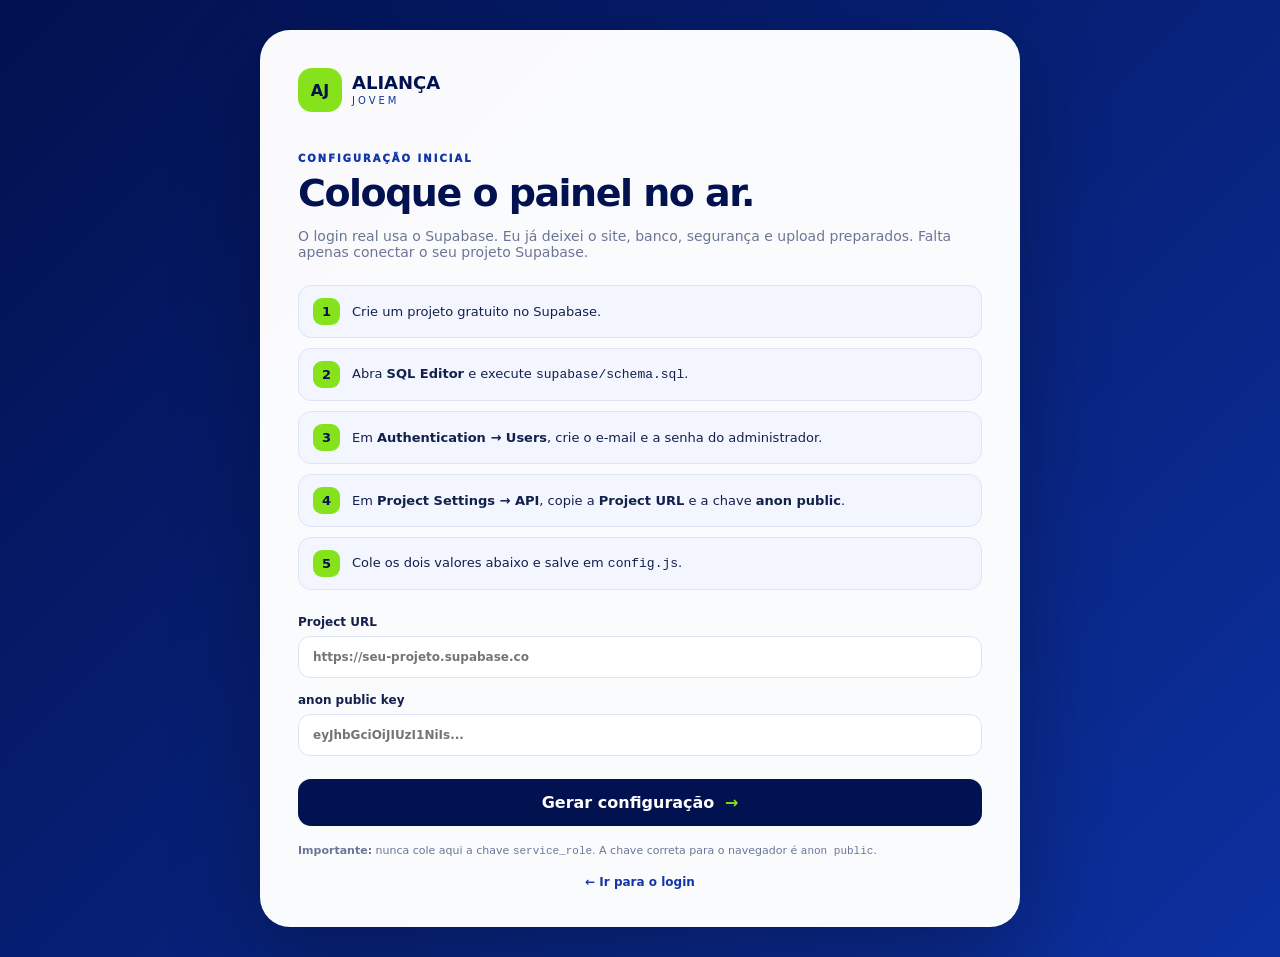
<file: configurar-login.html>
<!doctype html>
<html lang="pt-BR">
<head>
<meta charset="utf-8"><meta name="viewport" content="width=device-width,initial-scale=1">
<title>Configuração | Aliança Jovem</title><link rel="icon" type="image/png" href="assets/aj-logo.png?v=2"><link rel="stylesheet" href="admin.css">
</head>
<body class="auth-page setup-page">
<main class="setup-card">
  <a class="auth-brand" href="index.html"><b>AJ</b><span><strong>ALIANÇA</strong><small>JOVEM</small></span></a>
  <span class="setup-kicker">CONFIGURAÇÃO INICIAL</span>
  <h1>Coloque o painel no ar.</h1>
  <p class="setup-intro">O login real usa o Supabase. Eu já deixei o site, banco, segurança e upload preparados. Falta apenas conectar o seu projeto Supabase.</p>

  <div class="setup-steps">
    <div><b>1</b><span>Crie um projeto gratuito no Supabase.</span></div>
    <div><b>2</b><span>Abra <strong>SQL Editor</strong> e execute <code>supabase/schema.sql</code>.</span></div>
    <div><b>3</b><span>Em <strong>Authentication → Users</strong>, crie o e-mail e a senha do administrador.</span></div>
    <div><b>4</b><span>Em <strong>Project Settings → API</strong>, copie a <strong>Project URL</strong> e a chave <strong>anon public</strong>.</span></div>
    <div><b>5</b><span>Cole os dois valores abaixo e salve em <code>config.js</code>.</span></div>
  </div>

  <label>Project URL<input id="supabaseUrl" placeholder="https://seu-projeto.supabase.co"></label>
  <label>anon public key<input id="supabaseKey" placeholder="eyJhbGciOiJIUzI1NiIs..." autocomplete="off"></label>
  <button id="generate" class="primary-btn">Gerar configuração <span>→</span></button>
  <div id="result" class="setup-result hidden"></div>
  <div class="setup-note"><strong>Importante:</strong> nunca cole aqui a chave <code>service_role</code>. A chave correta para o navegador é <code>anon public</code>.</div>
  <a class="back-link" href="login.html">← Ir para o login</a>
</main>
<script>
const url=document.querySelector('#supabaseUrl'),key=document.querySelector('#supabaseKey'),result=document.querySelector('#result');
document.querySelector('#generate').onclick=()=>{
 const u=url.value.trim(),k=key.value.trim();
 if(!u||!k){result.className='setup-result error';result.textContent='Preencha os dois campos.';return}
 const text=`window.AL_JOVEM_CONFIG = {\n  SUPABASE_URL: "${u}",\n  SUPABASE_ANON_KEY: "${k}"\n};`;
 result.className='setup-result';
 result.innerHTML='<strong>Configuração pronta.</strong><p>Abra o arquivo <b>config.js</b> e substitua o conteúdo pelo bloco abaixo:</p><pre></pre><button id="copy" class="copy-btn">Copiar configuração</button>';
 result.querySelector('pre').textContent=text;
 result.querySelector('#copy').onclick=async()=>{await navigator.clipboard.writeText(text);result.querySelector('#copy').textContent='Copiado ✓'};
};
</script>
</body></html>
</file>
<file: admin.css>
:root{--navy:#02114F;--blue:#1235A7;--green:#86E21B;--yellow:#FFD21A;--paper:#EEF3FF;--ink:#13204D;--muted:#6B7697;--line:#DCE4F7;--danger:#C43B3B}
*{box-sizing:border-box}body{margin:0;font-family:Inter,system-ui,-apple-system,"Segoe UI",sans-serif;color:var(--ink);background:var(--paper)}a{text-decoration:none;color:inherit}button,input,textarea,select{font:inherit}
.auth-page{min-height:100vh;display:grid;place-items:center;overflow:hidden;background:linear-gradient(135deg,#02114F,#0C309F);position:relative}
.auth-bg span{position:absolute;border-radius:50%;filter:blur(2px);opacity:.22}.auth-bg span:nth-child(1){width:500px;height:500px;background:var(--green);top:-250px;right:-150px}.auth-bg span:nth-child(2){width:360px;height:360px;background:var(--yellow);bottom:-180px;left:-100px}.auth-bg span:nth-child(3){width:220px;height:220px;background:#fff;top:42%;left:5%}
.auth-card{width:min(480px,calc(100% - 30px));background:rgba(255,255,255,.97);border-radius:30px;padding:38px;box-shadow:0 35px 90px rgba(0,0,0,.28);position:relative;z-index:2}
.auth-brand{display:flex;align-items:center;gap:10px;color:var(--navy);margin-bottom:35px}.auth-brand>b{width:44px;height:44px;border-radius:14px;background:var(--green);display:grid;place-items:center}.auth-brand strong,.auth-brand small{display:block;line-height:1}.auth-brand strong{font-size:18px}.auth-brand small{font-size:10px;letter-spacing:3px;margin-top:4px;color:var(--blue)}
.auth-copy>span{font-size:10px;font-weight:950;letter-spacing:2px;color:var(--blue)}.auth-copy h1{font-size:36px;line-height:1.05;letter-spacing:-1.5px;color:var(--navy);margin:8px 0}.auth-copy p{font-size:13px;color:var(--muted);margin:0 0 25px}
label{display:block;font-size:12px;font-weight:850;color:var(--ink);margin:15px 0}input,textarea,select{display:block;width:100%;border:1px solid var(--line);border-radius:12px;background:#fff;padding:13px 14px;margin-top:7px;outline:none;color:var(--ink)}input:focus,textarea:focus,select:focus{border-color:var(--blue);box-shadow:0 0 0 3px rgba(18,53,167,.1)}textarea{min-height:110px;resize:vertical}
.primary-btn{width:100%;border:0;background:var(--navy);color:#fff;border-radius:13px;padding:14px;font-weight:900;cursor:pointer;margin-top:8px}.primary-btn span{color:var(--green);margin-left:5px}.error{color:var(--danger);font-size:12px;min-height:18px}.back-link{display:block;text-align:center;color:var(--blue);font-size:12px;font-weight:800;margin-top:18px}

.admin-layout{min-height:100vh;display:grid;grid-template-columns:250px 1fr}.sidebar{background:var(--navy);color:#fff;padding:25px 17px;position:sticky;top:0;height:100vh}.side-brand{display:flex;align-items:center;gap:10px;padding:5px 9px 28px}.side-brand b{width:40px;height:40px;border-radius:13px;background:var(--green);color:var(--navy);display:grid;place-items:center}.side-brand strong,.side-brand small{display:block;line-height:1}.side-brand strong{font-size:16px}.side-brand small{font-size:9px;letter-spacing:2px;color:var(--green);margin-top:3px}.side-nav{display:grid;gap:7px}.side-nav button,.logout{border:0;background:transparent;color:#C7D0ED;text-align:left;padding:12px 13px;border-radius:12px;cursor:pointer;font-weight:750;font-size:13px}.side-nav button.active,.side-nav button:hover{background:rgba(255,255,255,.1);color:#fff}.side-nav button.active{box-shadow:inset 4px 0 var(--green)}.logout{position:absolute;bottom:20px}.main{padding:35px;min-width:0}.topbar{display:flex;justify-content:space-between;align-items:center;margin-bottom:25px}.topbar h1{font-size:30px;letter-spacing:-1px;margin:0;color:var(--navy)}.view-site{background:#fff;border:1px solid var(--line);padding:10px 14px;border-radius:10px;font-size:12px;font-weight:850;color:var(--blue)}
.panel{display:none}.panel.active{display:block}.stats{display:grid;grid-template-columns:repeat(3,1fr);gap:15px;margin-bottom:25px}.stat{background:#fff;border:1px solid var(--line);border-radius:18px;padding:20px}.stat strong{font-size:30px;color:var(--navy)}.stat span{display:block;color:var(--muted);font-size:11px;font-weight:800;text-transform:uppercase;letter-spacing:1px}.card{background:#fff;border:1px solid var(--line);border-radius:20px;padding:22px;margin-bottom:18px}.card-head{display:flex;justify-content:space-between;align-items:center;gap:15px;margin-bottom:18px}.card h2{font-size:18px;margin:0;color:var(--navy)}.small-btn,.danger-btn{border:0;border-radius:10px;padding:9px 12px;font-size:11px;font-weight:900;cursor:pointer}.small-btn{background:var(--green);color:var(--navy)}.danger-btn{background:#FFE5E5;color:#A82828}.table-wrap{overflow:auto}.table{width:100%;border-collapse:collapse;font-size:12px}.table th,.table td{padding:12px 9px;border-bottom:1px solid #EDF0F7;text-align:left;vertical-align:middle}.table th{font-size:10px;text-transform:uppercase;letter-spacing:1px;color:var(--muted)}.thumb{width:55px;height:45px;object-fit:cover;border-radius:8px}.actions{display:flex;gap:7px}.form-grid{display:grid;grid-template-columns:1fr 1fr;gap:0 16px}.full{grid-column:1/-1}.form-actions{display:flex;gap:10px;margin-top:16px}.save-btn{border:0;background:var(--navy);color:#fff;border-radius:11px;padding:12px 17px;font-weight:900;cursor:pointer}.cancel-btn{border:1px solid var(--line);background:#fff;border-radius:11px;padding:12px 17px;font-weight:850;cursor:pointer}.notice{padding:12px 14px;border-radius:11px;font-size:12px;background:#EAF8D9;color:#4C780F;margin-bottom:14px}.notice.error{background:#FFE9E9;color:#9D2525}.hidden{display:none!important}.upload-row{display:flex;gap:10px;align-items:end}.upload-row>*{flex:1}
@media(max-width:850px){.admin-layout{grid-template-columns:1fr}.sidebar{height:auto;position:relative;padding:13px}.side-nav{display:flex;overflow:auto}.side-nav button{white-space:nowrap}.logout{position:static;margin-top:8px}.main{padding:20px}.stats{grid-template-columns:1fr 1fr}.form-grid{grid-template-columns:1fr}.full{grid-column:auto}}
@media(max-width:550px){.auth-card{padding:27px}.stats{grid-template-columns:1fr}.topbar{align-items:flex-start;gap:10px}.topbar h1{font-size:25px}.view-site{display:none}}

.visual-preview{display:grid;grid-template-columns:repeat(3,1fr);gap:14px;margin-top:18px}.visual-preview>div{background:#F4F7FF;border:1px solid var(--line);border-radius:14px;padding:10px;font-size:11px;color:var(--muted)}.visual-preview img{width:100%;height:120px;object-fit:cover;border-radius:9px;margin-top:7px}.visual-preview span{display:block;padding:42px 5px;text-align:center}.setup-page{padding:30px 0}.setup-card{width:min(760px,calc(100% - 30px));background:rgba(255,255,255,.98);border-radius:30px;padding:38px;box-shadow:0 35px 90px rgba(0,0,0,.28);position:relative;z-index:2}.setup-kicker{font-size:10px;font-weight:950;letter-spacing:2px;color:var(--blue)}.setup-card h1{font-size:38px;line-height:1.05;letter-spacing:-1.5px;color:var(--navy);margin:8px 0}.setup-intro{color:var(--muted);font-size:14px}.setup-steps{display:grid;gap:10px;margin:25px 0}.setup-steps>div{display:flex;gap:12px;align-items:center;background:#F3F6FF;border:1px solid var(--line);padding:12px 14px;border-radius:13px;font-size:13px}.setup-steps b{width:27px;height:27px;flex:0 0 27px;display:grid;place-items:center;background:var(--green);color:var(--navy);border-radius:9px}.setup-result{margin-top:15px;padding:15px;background:#EEF8E2;border:1px solid #CDE9A6;border-radius:13px;font-size:13px}.setup-result.error{background:#FFF0F0;border-color:#F2C5C5;color:var(--danger)}.setup-result pre{white-space:pre-wrap;overflow:auto;background:#07163F;color:#D8F7A6;border-radius:10px;padding:13px;font-size:11px;margin:10px 0}.copy-btn{border:0;background:var(--navy);color:#fff;padding:9px 13px;border-radius:9px;font-weight:800;cursor:pointer}.setup-note{font-size:11px;color:var(--muted);margin-top:18px}.form-grid small{display:block;color:var(--muted);font-size:10px;font-weight:500;margin-top:5px}.form-grid input[type=file]{padding:10px;background:#F7F9FF}
@media(max-width:620px){.visual-preview{grid-template-columns:1fr}.setup-card{padding:25px}.setup-card h1{font-size:31px}}

/* Mapa de células + carrossel */
.geo-row{display:flex;gap:10px;align-items:stretch}.geo-row input{margin-top:7px}.geo-row .small-btn{margin-top:7px;white-space:nowrap}
.cell-picker{height:300px;border:1px solid var(--line);border-radius:14px;overflow:hidden;z-index:0}
.cell-photo-prev{display:flex;align-items:center;gap:12px}.cell-photo-prev img{width:72px;height:72px;border-radius:50%;object-fit:cover;border:3px solid var(--green)}
.car-list{display:grid;grid-template-columns:repeat(auto-fill,minmax(180px,1fr));gap:14px;margin-top:18px}
.car-item{background:#F4F7FF;border:1px solid var(--line);border-radius:14px;padding:10px;font-size:11px;color:var(--muted)}
.car-item img{width:100%;height:110px;object-fit:cover;border-radius:9px;margin-bottom:8px}
.car-item .actions{display:flex;gap:6px;flex-wrap:wrap}
.car-empty{grid-column:1/-1;color:var(--muted);font-size:13px}
@media(max-width:620px){.geo-row{flex-direction:column}}
</file>
